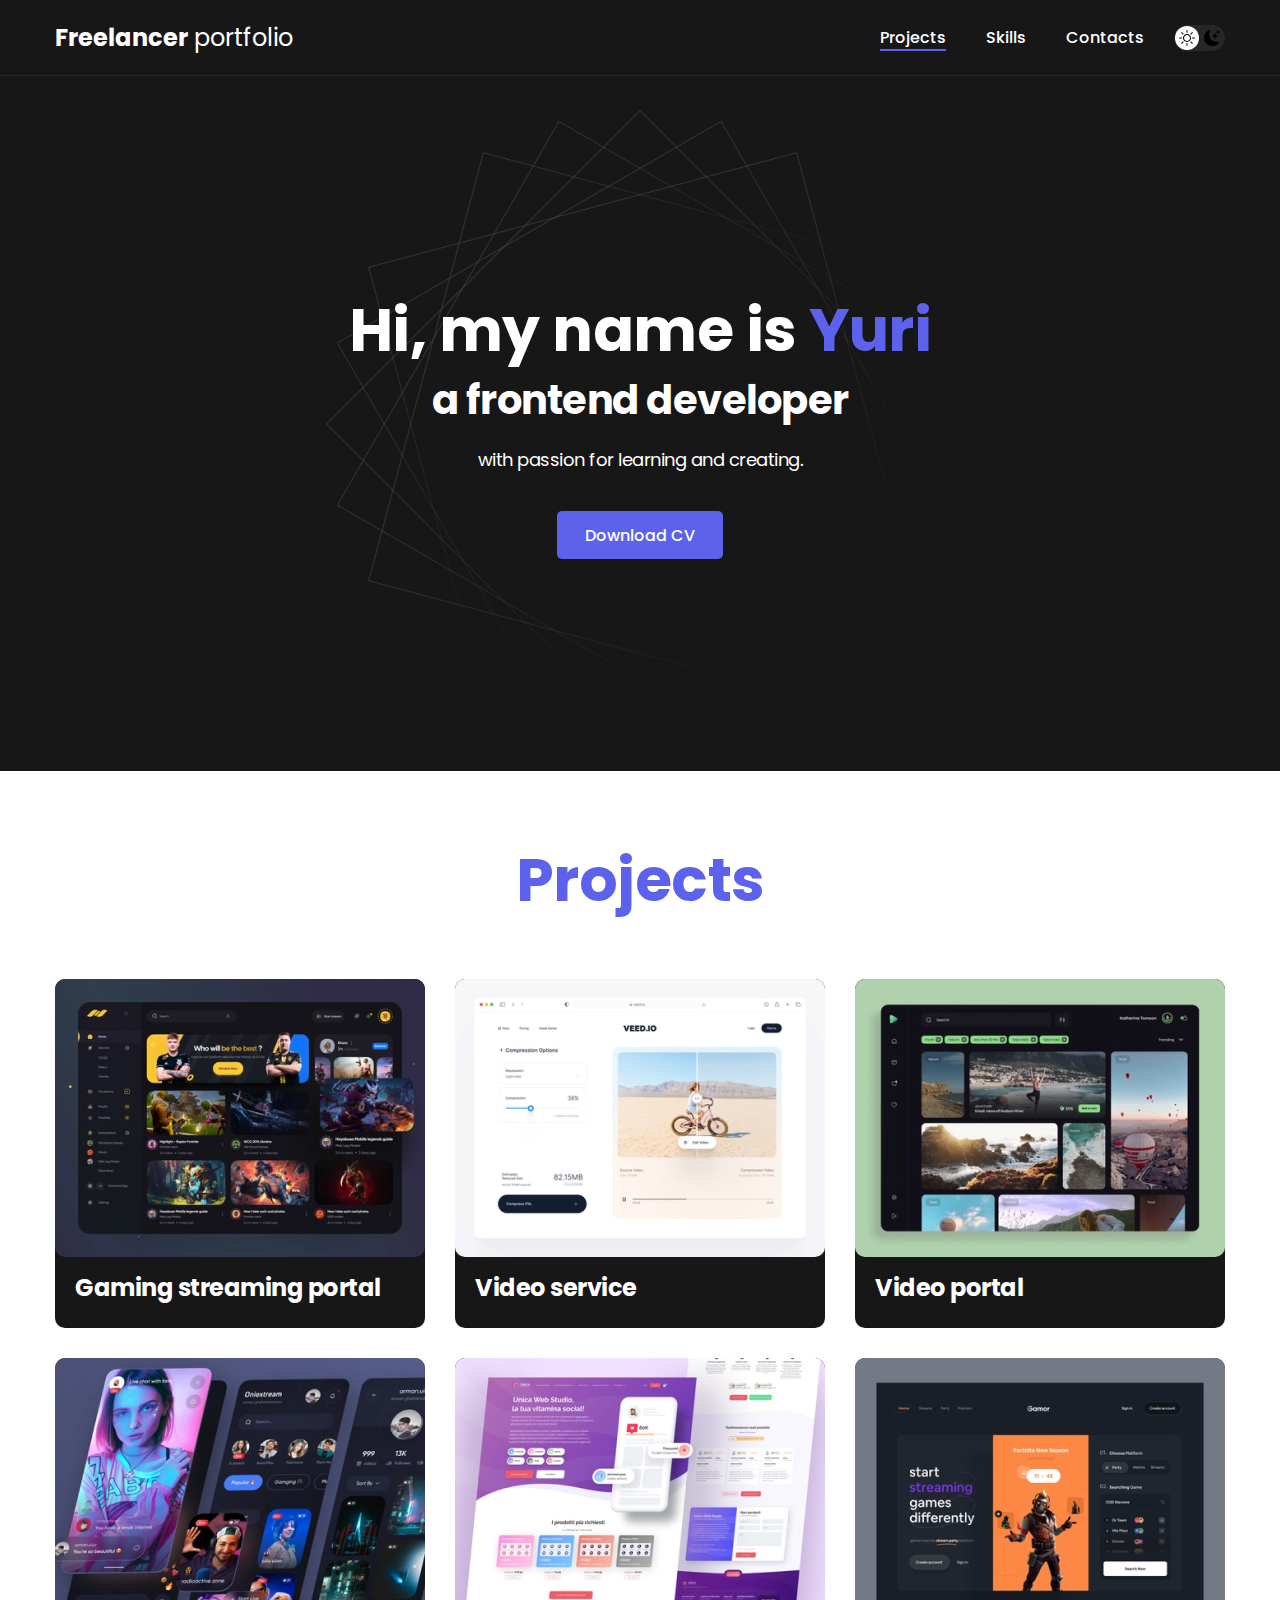
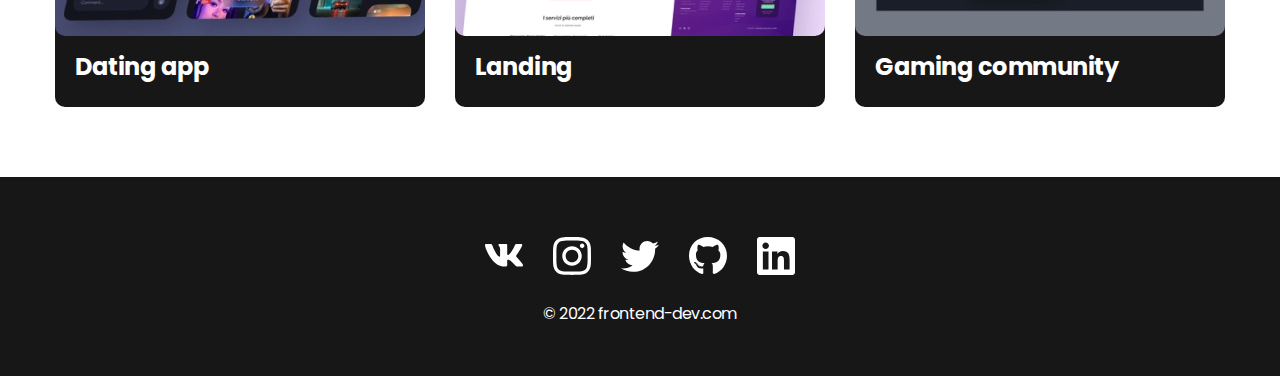
<file: index.html>
<!DOCTYPE html>
<html lang="en">
<head>
    <meta charset="UTF-8">
    <meta http-equiv="X-UA-Compatible" content="IE=edge">
    <meta name="viewport" content="width=device-width, initial-scale=1.0">
    <title>portfolio project</title>
    <link rel="stylesheet" href="./main.css/main.css">
</head>
<body>
    <!--Навигация начало-->
    <nav class="nav">
        <div class="container">
            <div class="nav-row">
                <a href="./index.html" class="logo"><strong>Freelancer</strong> portfolio</a>

                <button class="dark-mode-btn">
                    <img src="./img/icons/sun.svg" alt="Light mode" class="dark-mode-btn__icon">
                    <img src="./img/icons/moon.svg" alt="Dark mode" class="dark-mode-btn__icon">
                </button>

                <ul class="nav-list">
                    <li class="nav-lis__item"><a href="./index.html" class="nav-list__link nav-list__link--active">Projects</a></li>
                    <li class="nav-lis__item"><a href="./skills.html" class="nav-list__link" >Skills</a></li>
                    <li class="nav-lis__item"><a href="./contacts.html" class="nav-list__link">Contacts</a></li>
                </ul>
            </div>
        </div>
    </nav>
    <!--Навигация конец-->

    <!--Шапка начало-->
    <header class="header">
        <div class="header__wraper">
            <h1 class="header__title">
                <strong >Hi, my name is <em>Yuri</em></strong><br>
                a frontend developer
            </h1>
            <div class="header__text"><p>with passion for learning and creating.</p></div>
            <a href="#!" class="btn">Download CV</a>
        </div>
    </header>
    <!--Шапка конец-->

    <!-- Проекты начало -->
    <main class="section">
        <div class="container">
            <h2 class="title-1">Projects</h2>
            <ul class="projects">
                <li class="project">
                    <a href="./img/projects-page.html">
                        <img src="./img/projects/01.jpg" alt="Project img" class="project__img">
                        <h3 class="project__title">Gaming streaming portal</h3>
                    </a>
                </li>
                <li class="project">
                    <a href="./project-page.html">
                        <img src="./img/projects/02.jpg" alt="Project img" class="project__img">
                        <h3 class="project__title">Video service</h3>
                    </a>
                </li>
                <li class="project">
                    <a href="./img/projects-page.html">
                        <img src="./img/projects/03.jpg" alt="Project img" class="project__img">
                        <h3 class="project__title">Video portal</h3>
                    </a>
                </li>
                <li class="project">
                    <a href="./img/projects-page.html">
                        <img src="./img/projects/04.jpg" alt="Project img" class="project__img">
                        <h3 class="project__title">Dating app</h3>
                    </a>
                </li>
                <li class="project">
                    <a href="./img/projects-page.html">
                        <img src="./img/projects/05.jpg" alt="Project img" class="project__img">
                        <h3 class="project__title">Landing</h3>
                    </a>
                </li>
                <li class="project">
                    <a href="./img/projects-page.html">
                        <img src="./img/projects/06.jpg" alt="Project img" class="project__img">
                        <h3 class="project__title">Gaming community</h3>
                    </a>
                </li>
            </ul>
        </div>
    </main>
    <!-- Проекты конец -->

    <!-- ПОдвал начало -->
    <footer class="footer">
        <div class="conteiner">
            <div class="footer__wrapper">
                <ul class="social">
                    <li class="social__item">
                        <a href="#!"><img src="./img/icons/vk.svg" alt="link"></a>
                    </li>
                    <li class="social__item">
                        <a href="#!"><img src="./img/icons/instagram.svg" alt="link"></a>
                    </li>
                    <li class="social__item">
                        <a href="#!"><img src="./img/icons/twitter.svg" alt="link"></a>
                    </li>
                    <li class="social__item">
                        <a href="#!"><img src="./img/icons/gitHub.svg" alt="link"></a>
                    </li>
                    <li class="social__item">
                        <a href="#!"><img src="./img/icons/linkedIn.svg" alt="link"></a>
                    </li>
                </ul>
                <div class="copyringh">
                    <p>© 2022 frontend-dev.com</p>
                </div>
            </div>
        </div>
    </footer>
    <!-- Подвал конец -->

    <!-- JS начало-->
    <script src="./js/main.js"></script>
    <!-- js конец -->
</body>
</html>
</file>
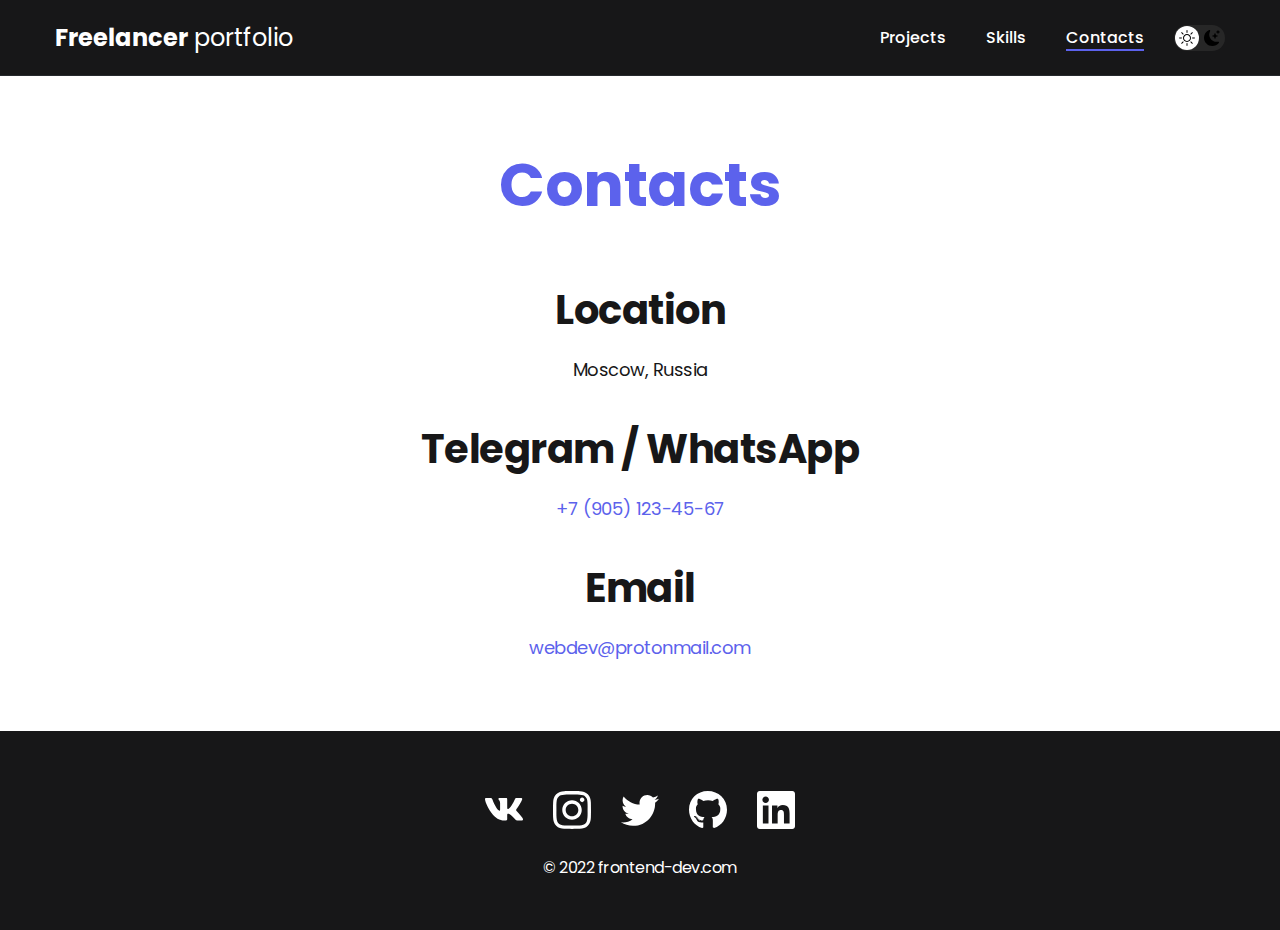
<file: contacts.html>
<!DOCTYPE html>
<html lang="en">
<head>
    <meta charset="UTF-8">
    <meta http-equiv="X-UA-Compatible" content="IE=edge">
    <meta name="viewport" content="width=device-width, initial-scale=1.0">
    <title>Video service</title>
    <link rel="stylesheet" href="./main.css/main.css">
</head>
<body>
    <!--Навигация начало-->
    <nav class="nav">
        <div class="container">
            <div class="nav-row">
                <a href="./index.html" class="logo"><strong>Freelancer</strong> portfolio</a>

                <button class="dark-mode-btn"> 
                    <img src="./img/icons/sun.svg" alt="Light mode" class="dark-mode-btn__icon">
                    <img src="./img/icons/moon.svg" alt="Dark mode" class="dark-mode-btn__icon">
                </button>

                <ul class="nav-list">
                    <li class="nav-lis__item"><a href="./index.html" class="nav-list__link">Projects</a></li>
                    <li class="nav-lis__item"><a href="./skills.html" class="nav-list__link">Skills</a></li>
                    <li class="nav-lis__item"><a href="./contacts.html" class="nav-list__link nav-list__link--active">Contacts</a></li>
                </ul>
            </div>
        </div>
    </nav>
    <!--Навигация конец-->
    <!-- Контакты начало -->
    <main class="section">
        <div class="conteiner">
            
            <h1 class="title-1">Contacts</h1>
            <ul class="content-list">
                <li class="content-list__item">
                    <h2 class="title-2">Location </h2>
                    <p>Moscow, Russia</p>        
                </li>
                <li class="content-list__item">
                    <h2 class="title-2">Telegram / WhatsApp</h2>
                    <p><a href="tel:89051234567">+7 (905) 123-45-67</a></p>        
                </li>
                <li class="content-list__item">
                    <h2 class="title-2">Email</h2>
                    <p><a href="malto:webdev@protonmail.com">webdev@protonmail.com</a></p>        
                </li>
            </ul>
        </div>
    </main>
    <!-- Контакты конец -->

    <!-- ПОдвал начало -->
    <footer class="footer">
        <div class="conteiner">
            <div class="footer__wrapper">
                <ul class="social">
                    <li class="social__item">
                        <a href="#!"><img src="./img/icons/vk.svg" alt="link"></a>
                    </li>
                    <li class="social__item">
                        <a href="#!"><img src="./img/icons/instagram.svg" alt="link"></a>
                    </li>
                    <li class="social__item">
                        <a href="#!"><img src="./img/icons/twitter.svg" alt="link"></a>
                    </li>
                    <li class="social__item">
                        <a href="#!"><img src="./img/icons/gitHub.svg" alt="link"></a>
                    </li>
                    <li class="social__item">
                        <a href="#!"><img src="./img/icons/linkedIn.svg" alt="link"></a>
                    </li>
                </ul>
                <div class="copyringh">
                    <p>© 2022 frontend-dev.com</p>
                </div>
            </div>
        </div>
    </footer>
    <!-- Подвал конец -->

    <!-- JS начало-->
    <script src="./js/main.js"></script>
    <!-- js конец -->

</body>
</html>
</file>
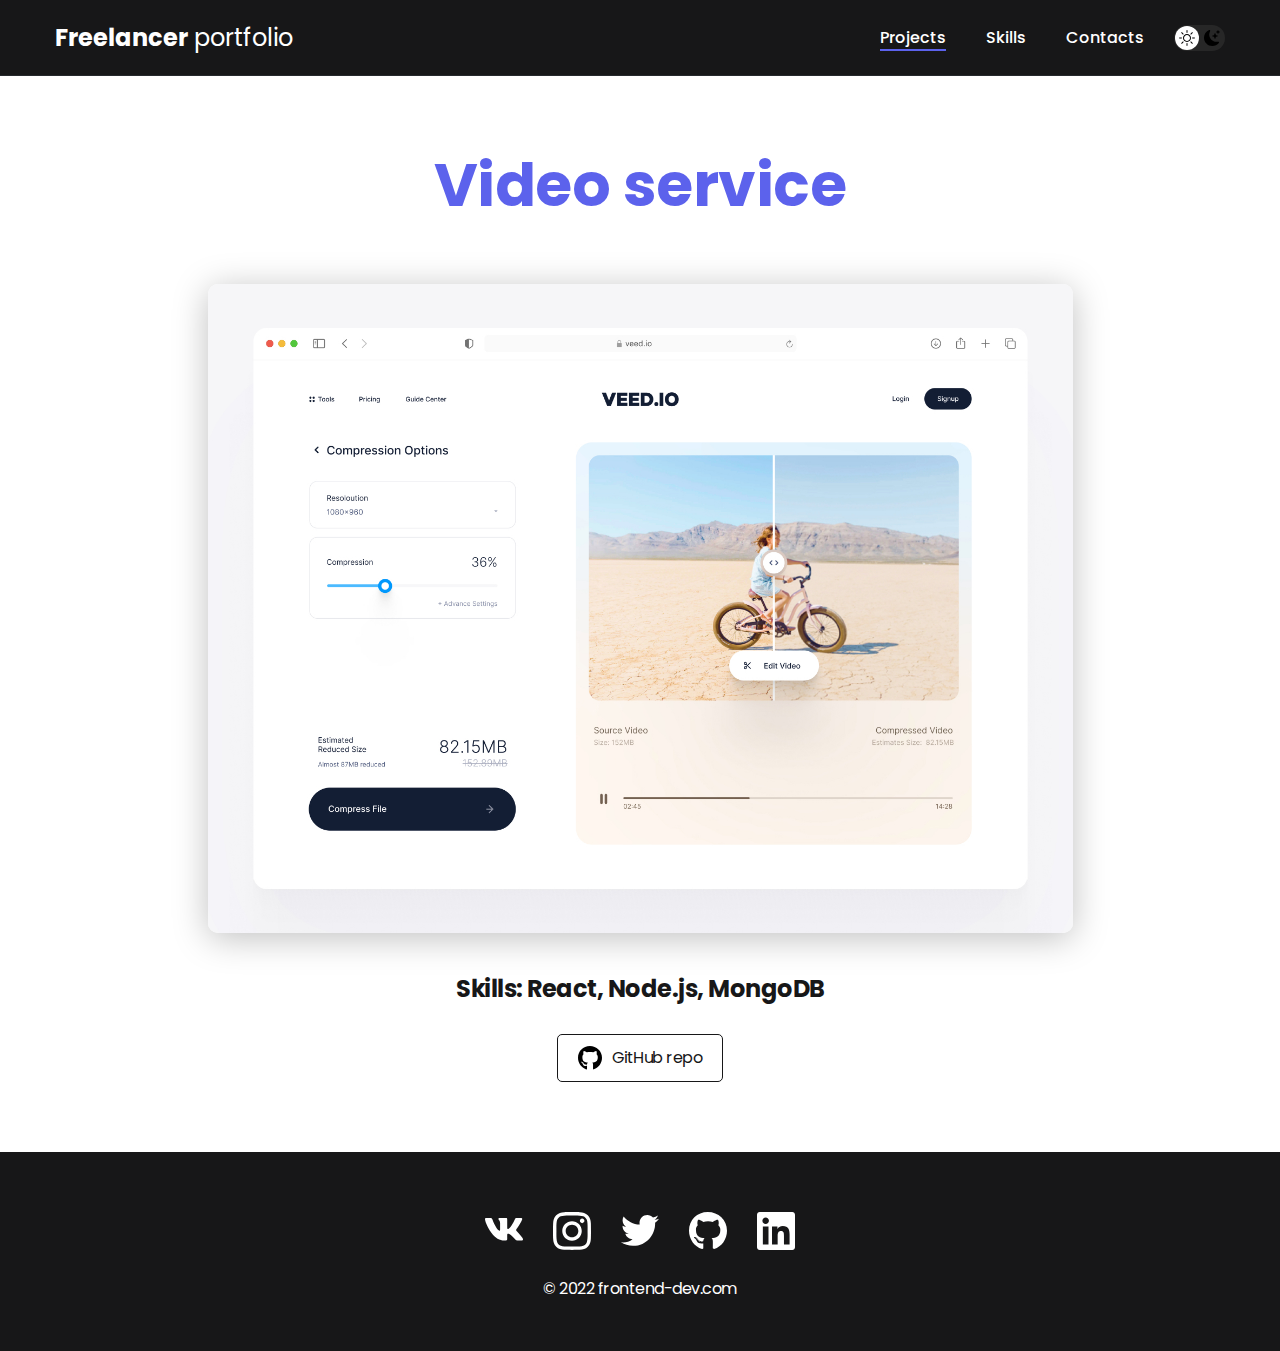
<file: project-page.html>
<!DOCTYPE html>
<html lang="en">
<head>
    <meta charset="UTF-8">
    <meta http-equiv="X-UA-Compatible" content="IE=edge">
    <meta name="viewport" content="width=device-width, initial-scale=1.0">
    <title>Video service</title>
    <link rel="stylesheet" href="./main.css/main.css">
</head>
<body>
    <!--Навигация начало-->
    <nav class="nav">
        <div class="container">
            <div class="nav-row">
                <a href="./index.html" class="logo"><strong>Freelancer</strong> portfolio</a>

                <button class="dark-mode-btn">
                    <img src="./img/icons/sun.svg" alt="Light mode" class="dark-mode-btn__icon">
                    <img src="./img/icons/moon.svg" alt="Dark mode" class="dark-mode-btn__icon">
                </button>

                <ul class="nav-list">
                    <li class="nav-lis__item"><a href="./index.html" class="nav-list__link nav-list__link--active">Projects</a></li>
                    <li class="nav-lis__item"><a href="./skills.html" class="nav-list__link">Skills</a></li>
                    <li class="nav-lis__item"><a href="./contacts.html" class="nav-list__link">Contacts</a></li>
                </ul>
            </div>
        </div>
    </nav>
    <!--Навигация конец-->
<!-- Проекты начало -->
<main class="section">
    <div class="container">
        <div class="project-details">

            <h1 class="title-1">Video service</h1>

            <img src="./img/projects/02-big.jpg" alt="" class="project-details__cover">

            <div class="project-details__desc">
                <p>Skills: React, Node.js, MongoDB</p>
            </div>

            <a href="#!" class="btn-outline">
                <img src="./img/icons/gitHub-black.svg" alt="">
                GitHub repo
            </a>

        </div>
    </div>
</main>
   <!-- Проекты конец -->

    <!-- ПОдвал начало -->
    <footer class="footer">
        <div class="container">
            <div class="footer__wrapper">
                <ul class="social">
                    <li class="social__item">
                        <a href="#!"><img src="./img/icons/vk.svg" alt="link"></a>
                    </li>
                    <li class="social__item">
                        <a href="#!"><img src="./img/icons/instagram.svg" alt="link"></a>
                    </li>
                    <li class="social__item">
                        <a href="#!"><img src="./img/icons/twitter.svg" alt="link"></a>
                    </li>
                    <li class="social__item">
                        <a href="#!"><img src="./img/icons/gitHub.svg" alt="link"></a>
                    </li>
                    <li class="social__item">
                        <a href="#!"><img src="./img/icons/linkedIn.svg" alt="link"></a>
                    </li>
                </ul>
                <div class="copyringh">
                    <p>© 2022 frontend-dev.com</p>
                </div>
            </div>
        </div>
    </footer>
    <!-- Подвал конец -->

    <!-- JS начало-->
    <script src="./js/main.js"></script>
    <!-- js конец -->

</body>
</html>
</file>
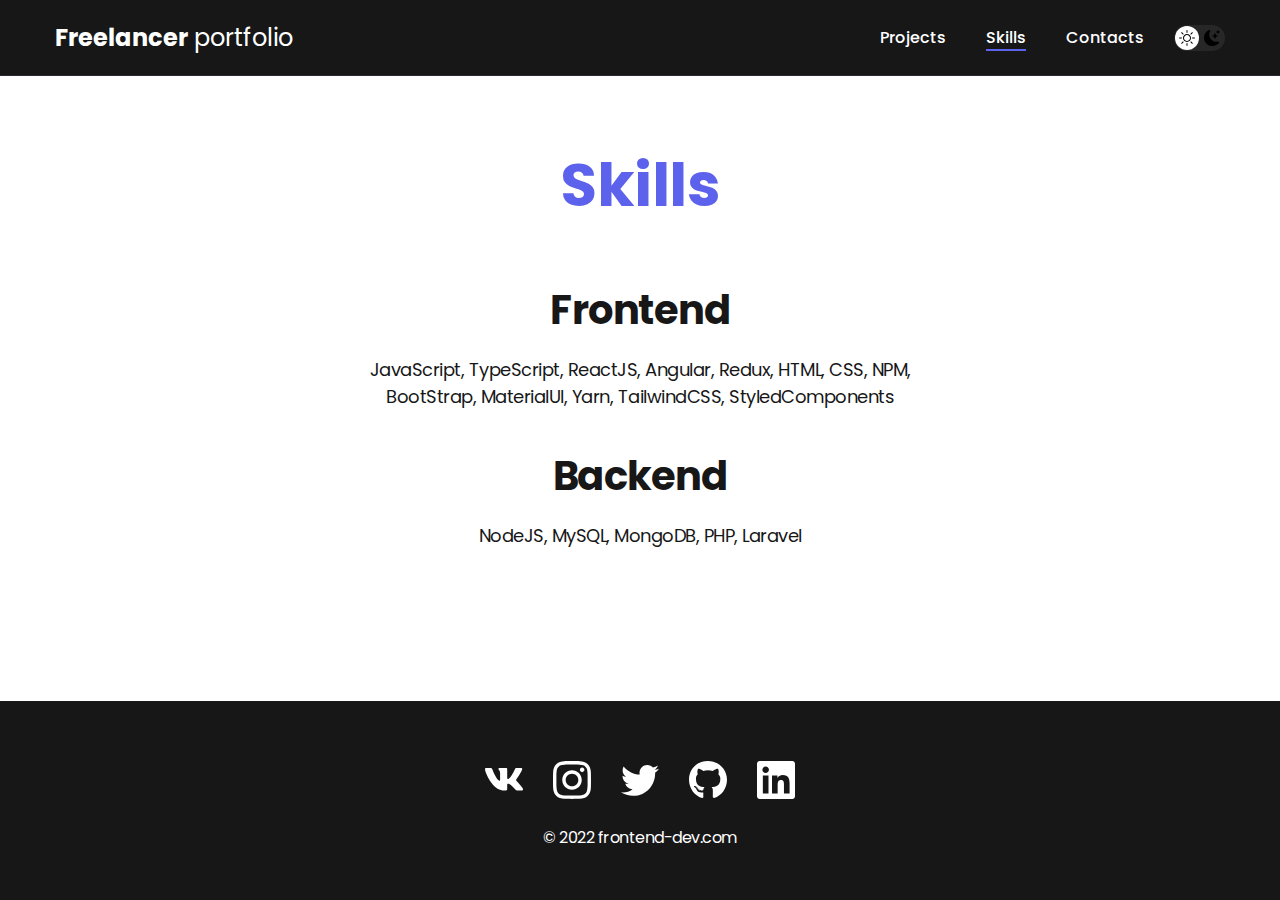
<file: skills.html>
<!DOCTYPE html>
<html lang="en">
<head>
    <meta charset="UTF-8">
    <meta http-equiv="X-UA-Compatible" content="IE=edge">
    <meta name="viewport" content="width=device-width, initial-scale=1.0">
    <title>Video service</title>
    <link rel="stylesheet" href="./main.css/main.css">
</head>
<body>
    <!--Навигация начало-->
    <nav class="nav">
        <div class="container">
            <div class="nav-row">
                <a href="./index.html" class="logo"><strong>Freelancer</strong> portfolio</a>

                <button class="dark-mode-btn">
                    <img src="./img/icons/sun.svg" alt="Light mode" class="dark-mode-btn__icon">
                    <img src="./img/icons/moon.svg" alt="Dark mode" class="dark-mode-btn__icon">
                </button>

                <ul class="nav-list">
                    <li class="nav-lis__item"><a href="./index.html" class="nav-list__link">Projects</a></li>
                    <li class="nav-lis__item"><a href="./skills.html" class="nav-list__link nav-list__link--active">Skills</a></li>
                    <li class="nav-lis__item"><a href="./contacts.html" class="nav-list__link">Contacts</a></li>
                </ul>
            </div>
        </div>
    </nav>
    <!--Навигация конец-->
    <!-- Скилы начало -->
    <main class="section">
        <div class="conteiner">
            
            <h1 class="title-1">Skills</h1>
            <ul class="content-list">
                <li class="content-list__item">
                    <h2 class="title-2">Frontend </h2>
                    <p>JavaScript, TypeScript, ReactJS, Angular, Redux, HTML, CSS, NPM, BootStrap, MaterialUI, Yarn, TailwindCSS, StyledComponents</p>        
                </li>
                <li class="content-list__item">
                    <h2 class="title-2">Backend</h2>
                    <p>NodeJS, MySQL, MongoDB, PHP, Laravel</p>        
                </li>
            </ul>
        </div>
    </main>


    <!-- Скилы конец -->

    <!-- ПОдвал начало -->
    <footer class="footer">
        <div class="conteiner">
            <div class="footer__wrapper">
                <ul class="social">
                    <li class="social__item">
                        <a href="#!"><img src="./img/icons/vk.svg" alt="link"></a>
                    </li>
                    <li class="social__item">
                        <a href="#!"><img src="./img/icons/instagram.svg" alt="link"></a>
                    </li>
                    <li class="social__item">
                        <a href="#!"><img src="./img/icons/twitter.svg" alt="link"></a>
                    </li>
                    <li class="social__item">
                        <a href="#!"><img src="./img/icons/gitHub.svg" alt="link"></a>
                    </li>
                    <li class="social__item">
                        <a href="#!"><img src="./img/icons/linkedIn.svg" alt="link"></a>
                    </li>
                </ul>
                <div class="copyringh">
                    <p>© 2022 frontend-dev.com</p>
                </div>
            </div>
        </div>
    </footer>
    <!-- Подвал конец -->

    <!-- JS начало-->
    <script src="./js/main.js"></script>
    <!-- js конец -->

</body>
</html>
</file>
<file: main.css/main.css>
@import"./reser.css";
@import url('https://fonts.googleapis.com/css2?family=DM+Sans:wght@400;700&family=Poppins:wght@400;500;700&display=swap');

/*
font-family: 'DM Sans', sans-serif;
font-family: 'Poppins', sans-serif;
*/
/** {
    border: 1px solid red;
}*/

:root {
    --black: #171718;
    --black-border: #26292D;
    --white: #fff;
    --purple: #5C62EC;

    --text-color:var(--black);
    --dark-bg: var(--black);
    --dark-border: var(--black-border);
    --header-text:var(--white);
    --acent: var(--purple);



    /* Цвета для светлой темы начало*/

    --page-bg:var(--white);
    --text-color:var(--black);

    --title-1:var(--acent);

    --project-card-bg:var(--black);
    --project-card-text: var(--white);
    --box-card-shadow: 0px 5px 35px rgba(0, 0, 0, 0.25);

    /* Цвета для светлой темы конец */
}


.dark {
    --page-bg:#252526;
    --text-color:var(--white);
    --title-1: var(--white)

    --project-card-bg: var(--black);
    --project-card-text: var(--white);
    --box-card-shadow: 0px 5px 35px rgba(0, 0, 0, 0.25);
}

html, body {
    display: flex;
    flex-direction: column;
    min-height: 100vh;


    font-family: 'Poppins', sans-serif;
    letter-spacing: -0.5px;

    /* Светлая тема*/
    background-color: var(--page-bg);
    color: var(--text-color);
}

.container {
    margin: 0 auto;
    padding: 0 15px;
    max-width: 1200px;
}



.section {
    padding: 70px 0;
}

.title-1 {
    margin-bottom: 60px;
    font-size: 60px;
    font-weight: 700;
    line-height: 1.3;
    color: var(--title-1);
    text-align: center;
}

.title-2 {
    margin-bottom: 20px;

    font-size: 40px;
    font-weight: 700;
    line-height: 1.3;
}

.none {
    display: none !important;
}

/*
navigation
*/

.nav {
    padding: 20px 0;
    border-bottom: 1px solid var(--dark-border);
    background-color: var(--dark-bg);
    color: var(--header-text);
    letter-spacing: normal;
}

.nav-row {
    display: flex;
    justify-content: flex-end;
    align-items: center;
    column-gap: 30px;
    row-gap: 20px;
    flex-wrap: wrap;
}

.logo {
    margin-right: auto;
    color: var(--header-text);
    font-size: 24px;
    font-family: 'Poppins', sans-serif;
}

.log strong {
    font-weight: 700;
}

.nav-list {
    display: flex;
    flex-wrap: wrap;
    row-gap: 10px;
    align-items: center;
    column-gap: 40px;
    font-size: 16px;
    font-weight: 500;
    font-family: 'Poppins', sans-serif;
}

.nav-list__link {
    color: var(--header-text);
    transition: opacity 0.2s ease-in;
}

.nav-list__link:hover {
    opacity: 0.8;

}

.nav-list__link--active {
    position: relative;
}

.nav-list__link--active::before {
    content: "";
    position: absolute;
    left: 0;
    top: 100%;
    display: block;
    height: 2px;
    width: 100%;
    background-color: var(--acent);
}

/* Переключатель темы начало*/

.dark-mode-btn {
    order: 9;

    position: relative;
    display: flex;
    justify-content: space-between;

    width: 51px;
    height: 26px;
    padding: 5px;

    border-radius: 50px;
    background-color: #272727;
}

.dark-mode-btn::before {
    content: "";

    position: absolute;
    top: 1px;
    left: 1px;

    display: block;
    width: 24px;
    height: 24px;

    border-radius: 50%;
    background-color: var(--white);

    transition: left 0.2s ease-in;
}

.dark-mode-btn--active::before {
    left: 26px;
}

.dark-mode-btn__icon {
    position: relative;
    z-index: 9;
}



/* Переключатель темы конец */

/* Навигция конец */


/* Шапка начало */

.header {
    padding: 40px 0;
    min-height: 695px;
    
    display:flex;
    justify-content: center;
    align-items: center;

    background-color: var(--dark-bg);
    background-image: url(./../img/header-bg.png);
    background-repeat: no-repeat;
    background-size: auto;
    background-position: center center;

    text-align: center;
}

.header__wrapper {
    padding: 0 15px;
    max-width: 660px;
}

.header__title {
    margin-bottom: 20px;
    font-size: 40px;
    font-weight: 700;
    line-height: 1.4;
    color: var(--white);
}

.header__title strong {
    font-size: 60px;
    font-weight: 700;
}

.header__title em {
    font-style: normal;
    color: var(--acent);
}

.header__text {
    margin-bottom: 40px;
    font-size: 18px;
    line-height: 1.333;
    color: var(--header-text);
}

.header__text p + p {
    margin-top: 0.5em;
}

.btn {
    display: inline-block;
    height: 48px;
    padding: 12px 28px;
    border-radius: 5px;
    background-color: var(--acent);
    color: var(--white);
    letter-spacing: .015px;
    font-size: 16px;
    font-weight: 500;

    transition:opacity 0.2s ease-in;
}

.btn:hover {
    opacity: 0.8;
}

.btn:active {
    position: relative;
    top: 1px;
}

.btn-outline {
    display: flex;
    column-gap: 10px;
    align-items: center;
    height: 48px;
    padding: 12px 20px;
    border-radius: 5px;
    border: 1px solid var(--black);
    background-color: var(--white);
    color: var(--black);
    transition: opacity 0.2s ease-in;
}

.btn-outline:hover {
    opacity: 0.8;
}

.btn-outline:active {
    position: relative;
    top: 1px;
}

/* Шапка конец */



/* Общее начало */






/* Общее конец */

/* Проекты начало */

.projects {
    display: flex;
    justify-content: center;
    flex-wrap: wrap;
    column-gap: 30px;
    row-gap: 30px;
}

.project {
    max-width: 370px;
    background-color: var(--project-card-bg);
    box-shadow: var(--box-shadow);
    border-radius: 10px;

    
}

.project__img {
    border-radius: 10px;
}

.project__title {
    padding: 15px 20px 25px;
    font-weight: 700;
    font-size: 24px;
    line-height: 1.3;
    color: var(--project-card-text);
}
/* Проекты конец */

/* Проект №2 начало */

.project-details {
    margin: 0 auto;
    max-width: 865px;
    display: flex;
    flex-direction: column;
    align-items: center;
    text-align: center;
}

.project-details__cover {
    max-width: 100%;
    margin-bottom: 40px;
    box-shadow: 0px 5px 35px rgba(0, 0, 0, 0.25);
    border-radius: 10px;
}
.project-details__desc {
    margin-bottom: 30px;
    font-weight: 700;
    font-size: 24px;
    line-height: 1.3;
}

/* Проект №2 конец */


/* Скилы начало */

.content-list {
    margin: 0 auto;
    max-width: 570px;
    display: flex;
    flex-direction: column;
    align-items: center;
    row-gap: 40px;
    text-align: center;
}

.content-list a {
    color: var(--acent);
}

.content-list__item {
    font-size: 18px;
    line-height: 1.5;

}

.content-list__item p + p {
    margin-top: 0.5em;
}
/* Скилы конец */

/* Контакты начало */



/* Контакты конец */



/* Подвал начало */

.footer {
    padding: 60px 0 50px;
    background-color: var(--dark-bg);
    color: var(--white);
    margin-top: auto;
}

.footer__wrapper {
    display: flex;
    flex-direction: column;
    align-items: center;
    row-gap: 27px;
}

.social {
    display: flex;
    column-gap: 30px;
    align-items: center;
}


.social__item {
    display: flex;
    column-gap: 30px;
    align-items: center;
}

.copyringh {
    font-weight: 400;
    font-size: 16px;
    line-height: 150%;
}

.copyringh p + p {
    margin-top: 0.5em;
}

/* Подвал конец */

/* Медиа запросы начало*/

@media (max-width: 620px) {
    
    .header {
        min-height: unset;
    }
    
    .header__title {
        font-size: 30px;
    }

    .header__title strong {
        font-size: 30px;
    }

    .nav-row {
        justify-content: space-between;
    }

    .dark-mode-btn {
        order: 0;
    }

    .section {
        padding: 40px 0;
    }

    .title-1 {
        font-size: 40px;
        margin-bottom: 30px;
    }

    .project__title {
        font-size: 22px;
    }

    .project-details {
        margin-bottom: 20px;
        font-size: 22px;
    }
    

   .footer {
    padding: 40px 0 30px;
   }

   .social__item {
    width: 28px;
   }

    .footer__wrapper {
        row-gap: 20px;
    }

    .socia {
        column-gap: 20px;
        width: 30px;
    }

    .title-2 {
        margin-bottom: 10px;
        font-size: 30px;
    }

    .content-list {
        row-gap: 20px;
    }

    .content-list__item {
        font-size: 16px;
    }


}

/* Медиа запросы конец */
</file>
